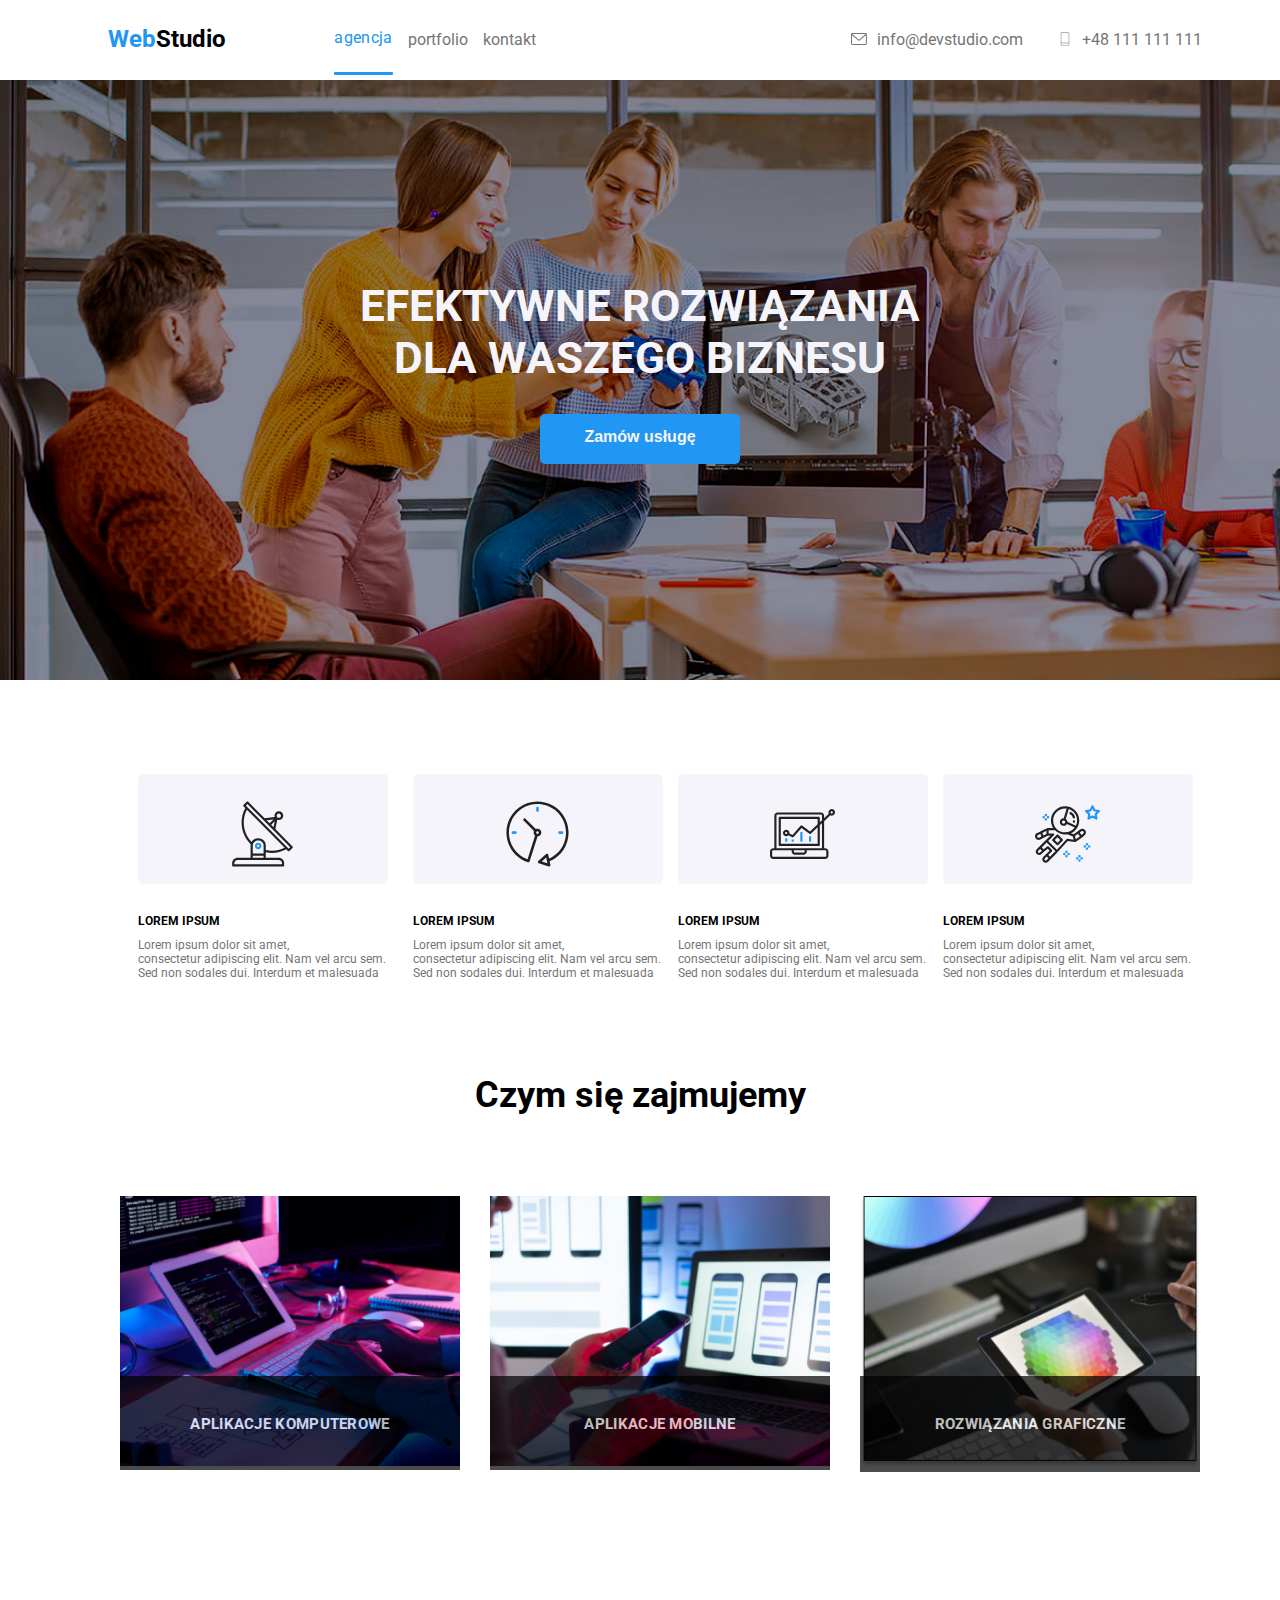
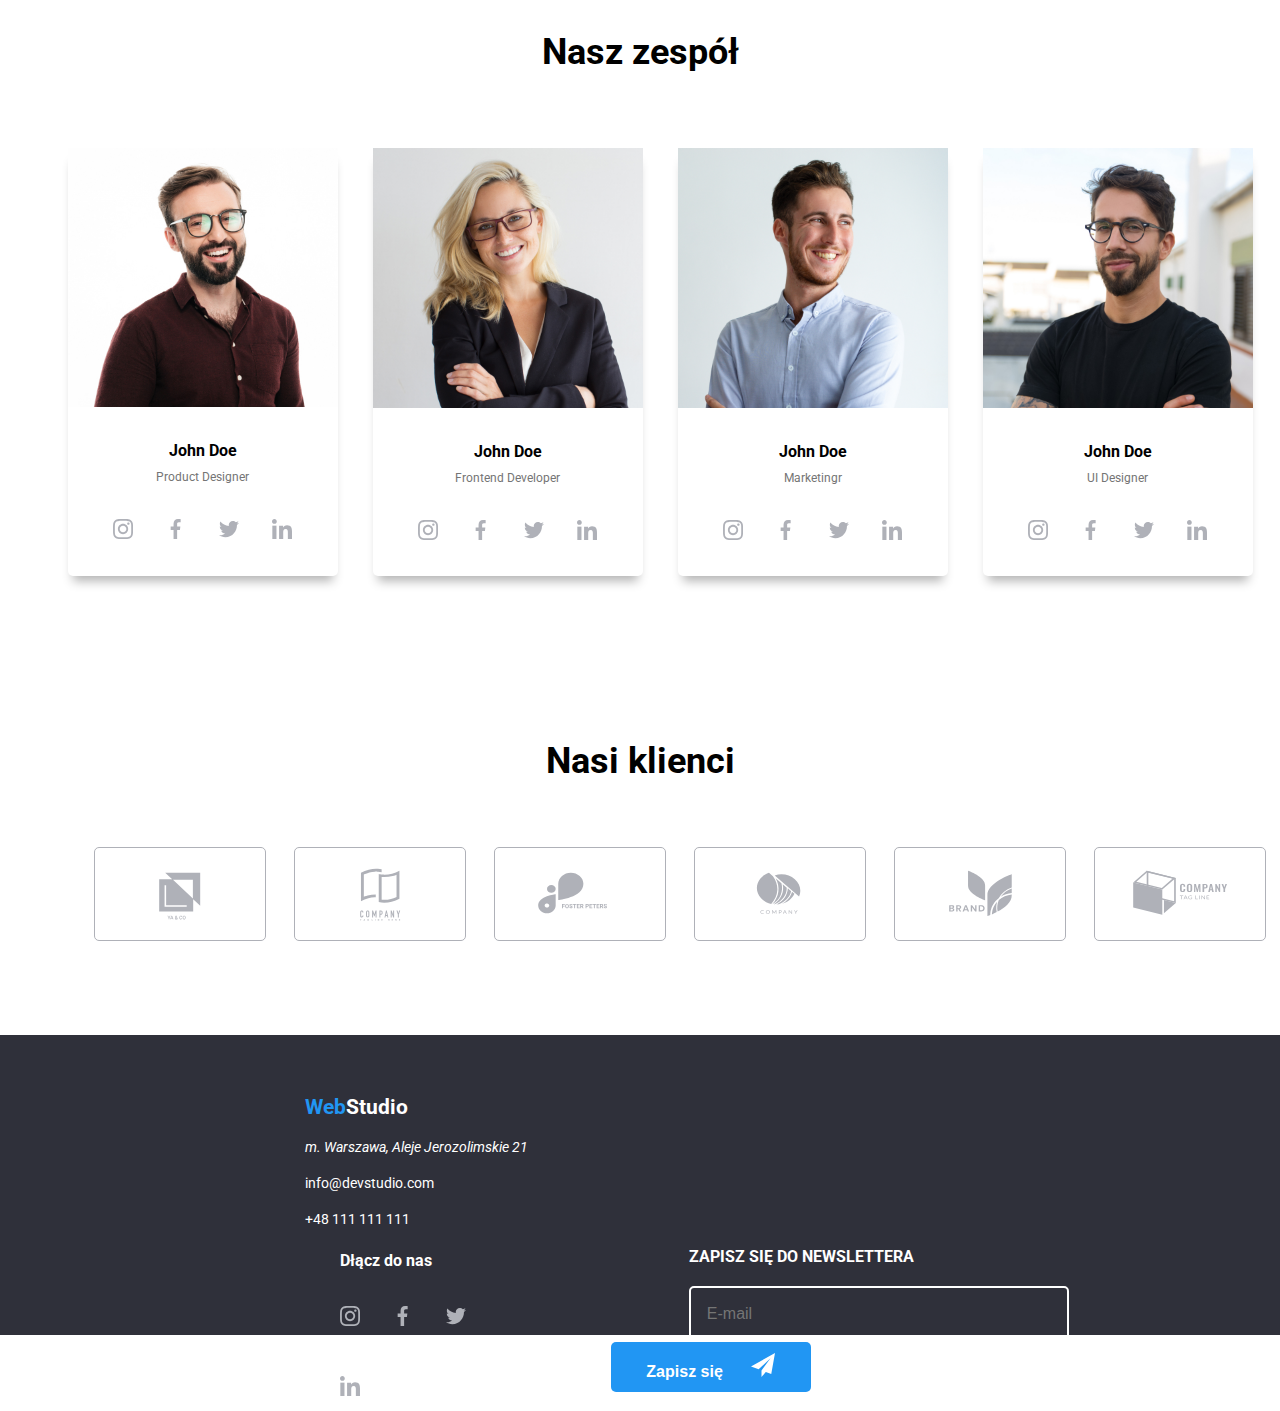
<file: index.html>
<!DOCTYPE html>
<html lang="pl">
<head>
    <meta charset="UTF-8">
    <meta http-equiv="X-UA-Compatible" content="IE=edge">
    <meta name="viewport" content="width=device-width, initial-scale=1.0">
    <title>WebStudio</title>

    <link href="./css/styles.css" rel="stylesheet"/>

    <link rel="preconnect" href="https://fonts.googleapis.com">
    <link rel="preconnect" href="https://fonts.gstatic.com" crossorigin>
    <link href="https://fonts.googleapis.com/css2?family=Raleway:wght@700&family=Roboto:wght@400;500;700;900&display=swap" 
          rel="stylesheet">  

</head>

<body>

    <header class="container header">

        <div class="header__nav">
        <nav>
            <ul class="header__list">
    
            <li><a href="./index.html"><span class="header__item"><span class="header__link">Web</span>Studio</span></a></li>
            <li><a href="./index.html" class="header__active">agencja</a></li>
            <li><a href="./portfolio.html" >portfolio</a></li>
            <li><a href="kontakt" >kontakt</a></li>
    
            </ul>
        </nav>
        

        <div class="header-contact">
           <ul class="header-contact__list">
             <li class="header-contact__item">
                <span class="header-contact__link">
                    <svg class="header-contact__email" width="16" height="20">
                        <use href="./svg/symbol-defs.svg#envelope2"></use>
                    </svg>
                    <a href="mailto:info@devstudio.com">info@devstudio.com</a>
            </span>
        </li>
        <li class="header-contact__item">
            <span class="header-contact__link">
                <svg class="header-contact__phone" width="14" height="16">
                    <use href="./svg/symbol-defs.svg#phone"></use>
                </svg>
            <a href="tel:+48111111111">+48 111 111 111</a>
            </span>
        </li>
        </ul>
        </div>
        </div>


    </header>

        <section class="container service-heading__background-photo">
            
        <div>

        <h1 class="service-heading"><span class="service-heading__item">EFEKTYWNE ROZWIĄZANIA<br>DLA WASZEGO BIZNESU</span></h1>
        <button type="button" class="service-heading__button" data-modal-open=""><span class="service-heading__button-text">Zamów usługę</span></button>

        </div>

        </section>


        <div class="backdrop is-hidden" data-modal>
            <div class="modal"> 
                <button type="button" class="modal__close-btn" data-modal-close>X</button>
                <h2 class="modal__heading">Zostaw swoje dane w formularzu poniżej</h2>




        <div class="input-wrapper">
            <form name="form-modal">
                <label for="username">
                    <p class="label-modal">Imie</p>
                        <input class="input-modal" type="text" name="username" for="username" id="username">
                            <svg class="input-modal__svg-username" width="18" height="18">
                            <use href="./svg/symbol-defs-2.svg#people"></use>
                            </svg>
                </label>
            </form>
        </div>

        <div class="input-wrapper">
            <form name="form-modal">
                <label for="tel">
                    <p class="label-modal">Telefon</p>
                        <input class="input-modal" type="tel" name="tel" for="tel" id="tel">
                            <svg class="input-modal__svg-tel" width="18" height="18">
                            <use href="./svg/symbol-defs-2.svg#phone-modal"></use>
                            </svg>
                </label>
            </form>
        </div>

        <div class="input-wrapper">
            <form name="form-modal">
                <label for="tel">
                    <p class="label-modal">Email</p>
                        <input class="input-modal" type="email" name="email" for="email" id="email">
                            <svg class="input-modal__svg-email" width="18" height="18">
                            <use href="./svg/symbol-defs-2.svg#envelope-modal"></use>
                            </svg>
                </label>
            </form>
        </div>


        <div class="input-wrapper">
            <form name="form-modal">
                <label class="form-modal-coment__label" for="coment">
                    <p class="label-modal">Komentarz</p>
                        <input class="input-modal__coment" type="text" name="coment" for="coment" id="coment">
                </label>
            </form>
        </div>

                <form>
                <input class="cookies" type="checkbox" name="cookies">
                <label class="cookies__text">Oświadczam iż akceptuję <a class="cookies__link">Regulamin</a> i <a class="cookies__link">Politykę Prywatności</a>.</label>
                </form>

            <button type="submit" class="submit-modal">Wyślij</button>

            </div>

            <script src="./js/modal.js"></script>


        </div>





        <section class="container">

        <ul class="index">

        <li>
            <div class="index__element">

                <div class="index-element__svg">
                    <svg class="index-element-svg__item" width="65" height="70">
                        <use href="./svg/symbol-defs.svg#Naszeatuty1"></use>
                    </svg>
                </div>
                
                <h3 class="index-element__paragraf">LOREM IPSUM</h3>
                <p>
                    Lorem ipsum dolor sit amet,<br>consectetur adipiscing elit. 
                    Nam vel arcu sem. <br>Sed non sodales dui. Interdum et malesuada
                </p>
            </div>
        </li>

        <li>
            <div class="text-index__element">
                <div class="index-element__svg">  
                    <svg class="index-element-svg__item" width="65" height="70">
                        <use href="./svg/symbol-defs.svg#naszeatrybuty2"></use>
                    </svg>                     
                </div>
                <h3 class="index-element__paragraf">LOREM IPSUM</h3>
                <p>
                    Lorem ipsum dolor sit amet,<br>consectetur adipiscing elit. 
                    Nam vel arcu sem. <br>Sed non sodales dui. Interdum et malesuada
                </p>
            </div>
        </li>

        <li>
            <div class="text-index__element">
                <div class="index-element__svg">   
                    <svg class="index-element-svg__item" width="65" height="70">
                        <use href="./svg/symbol-defs.svg#naszeatrybuty3"></use>
                    </svg>  
                </div>
                <h3 class="index-element__paragraf">LOREM IPSUM</h3>
                <p>
                    Lorem ipsum dolor sit amet,<br>consectetur adipiscing elit. 
                    Nam vel arcu sem. <br>Sed non sodales dui. Interdum et malesuada
                </p>
            </div>
        </li>

        <li>
            <div class="text-index__element">
                <div class="index-element__svg">
                    <svg class="index-element-svg__item" width="65" height="70">
                        <use href="./svg/symbol-defs.svg#naszeatrybuty4"></use>
                    </svg>  
                </div>
                <h3 class="index-element__paragraf">LOREM IPSUM</h3>
                <p>
                    Lorem ipsum dolor sit amet,<br>consectetur adipiscing elit. 
                    Nam vel arcu sem. <br>Sed non sodales dui. Interdum et malesuada
                </p>
            </div>
        </li>

        </ul>
        </section>





        <section class="container we-do">

           <h2 class="we-do__heading">Czym się zajmujemy</h2>

        <ul class="we-do__list">

            <li class="we-do__card">
                <div class="we-do__img">
                <img src="./images/1.jpg" alt="zdjęcie rąk na klawiaturze" width="340">

                <div class="static-overlay">
                    <h2>APLIKACJE KOMPUTEROWE</h2>
                </div>
               </div>
            </li>


            <li class="we-do__card">
                <div class="we-do__img">
                <img src="./images/2.jpg" alt="praca przy komputerze" width="340">

                <div class="static-overlay">
                    <h2> APLIKACJE MOBILNE</h2>
                </div>
               </div>
            </li>

            <li class="we-do__card">
                <div class="we-do__img">
                <img src="./images/3.jpg" alt="praca na teblecie graficznym" width="340">
                <div class="static-overlay">
                    <h2>ROZWIĄZANIA GRAFICZNE</h2>
                </div>
               </div>
            </li>

        </ul>

        </section>



    <section class="container employee">
        
        <h2 class="employee__heading">Nasz zespół</h2>

        <ul class="employee__list">
            <li class="employee__card">
                <div>
                <img src="./images/4.jpg" alt="Product Designer" width="270">
                <div class="employee__text">
                <h3 class="employee__name">John Doe</h3>
                <p>Product Designer</p>

                <div class="employee-social-media">
                    <div class="employee-social-media__circle">
                        <svg class="employee-social-media__icon" width="20" height="20">
                            <use href="./svg/symbol-defs.svg#instagram"></use>
                        </svg>

                    </div>
                    <div class="employee-social-media__circle">
                        <svg class="employee-social-media__icon" width="20" height="20">
                            <use href="./svg/symbol-defs.svg#fb"></use>
                        </svg>
                    </div>
                    <div class="employee-social-media__circle">
                        <svg class="employee-social-media__icon" width="20" height="20">
                            <use href="./svg/symbol-defs.svg#twitter"></use>
                        </svg>
                    </div>
                    <div class="employee-social-media__circle">
                        <svg class="employee-social-media__icon" width="20" height="20">
                            <use href="./svg/symbol-defs.svg#linkedin"></use>
                        </svg>
                    </div>
                </div>

            </li>

            <li class="employee__card">
                <div>
                    <img src="./images/5.jpg" alt="Frontend Developer" width="270">
                    <div class="employee__text">
                    <h3 class="employee__name">John Doe</h3>
                    <p>Frontend Developer</p>

                    <div class="employee-social-media">
                        <div class="employee-social-media__circle">
                            <svg class="employee-social-media__icon" width="20" height="20">
                                <use href="./svg/symbol-defs.svg#instagram"></use>
                            </svg>
    
                        </div>
                        <div class="employee-social-media__circle">
                            <svg class="employee-social-media__icon" width="20" height="20">
                                <use href="./svg/symbol-defs.svg#fb"></use>
                            </svg>
                        </div>
                        <div class="employee-social-media__circle">
                            <svg class="employee-social-media__icon" width="20" height="20">
                                <use href="./svg/symbol-defs.svg#twitter"></use>
                            </svg>
                        </div>
                        <div class="employee-social-media__circle">
                            <svg class="employee-social-media__icon" width="20" height="20">
                                <use href="./svg/symbol-defs.svg#linkedin"></use>
                            </svg>
                        </div>
                    </div>
            </li>

            <li class="employee__card">
                <div>
                    <img src="./images/6.jpg" alt="Marketing" width="270">
                    <div class="employee__text">
                    <h3  class="employee__name">John Doe</h3>
                    <p>Marketingr</p>

                    <div class="employee-social-media">
                        <div class="employee-social-media__circle">
                            <svg class="employee-social-media__icon" width="20" height="20">
                                <use href="./svg/symbol-defs.svg#instagram"></use>
                            </svg>
    
                        </div>
                        <div class="employee-social-media__circle">
                            <svg class="employee-social-media__icon" width="20" height="20">
                                <use href="./svg/symbol-defs.svg#fb"></use>
                            </svg>
                        </div>
                        <div class="employee-social-media__circle">
                            <svg class="employee-social-media__icon" width="20" height="20">
                                <use href="./svg/symbol-defs.svg#twitter"></use>
                            </svg>
                        </div>
                        <div class="employee-social-media__circle">
                            <svg class="employee-social-media__icon" width="20" height="20">
                                <use href="./svg/symbol-defs.svg#linkedin"></use>
                            </svg>
                        </div>
                    </div>

            </li>

            <li class="employee__card">
                <div>
                    <img src="./images/7.jpg" alt="UI Designer" width="270">
                    <div class="employee__text">
                    <h3  class="employee__name">John Doe</h3>
                    <p>UI Designer</p>

                    <div class="employee-social-media">
                        <div class="employee-social-media__circle">
                            <svg class="employee-social-media__icon" width="20" height="20">
                                <use href="./svg/symbol-defs.svg#instagram"></use>
                            </svg>
    
                        </div>
                        <div class="employee-social-media__circle">
                            <svg class="employee-social-media__icon" width="20" height="20" fill="#AFB1B8">
                                <use href="./svg/symbol-defs.svg#fb"></use>
                            </svg>
                        </div>
                        <div class="employee-social-media__circle">
                            <svg class="employee-social-media__icon" width="20" height="20">
                                <use href="./svg/symbol-defs.svg#twitter"></use>
                            </svg>
                        </div>
                        <div class="employee-social-media__circle">
                            <svg class="employee-social-media__icon" width="20" height="20">
                                <use href="./svg/symbol-defs.svg#linkedin"></use>
                            </svg>
                        </div>
                    </div>
            </li>
        </ul>
    </section>



    <section class="container section">

       
            <h2 class="customers__heading">Nasi klienci</h2>

            <ul class="customers__list">
                <li class="customer__card">
                    <svg class="customer__svg" width="170" height="92">
                            <use href="./svg/symbol-defs.svg#Client1"></use>
                        </svg>
                </li>

                <li class="customer__card">
                        <svg class="customer__svg" width="170" height="92">
                            <use href="./svg/symbol-defs.svg#Client2"></use>
                        </svg>
                </li>

                <li class="customer__card"> 
                        <svg class="customer__svg" width="170" height="92">
                            <use href="./svg/symbol-defs.svg#Client3"></use>
                        </svg>
                    </div>
                </li>

                <li class="customer__card">
                        <svg class="customer__svg" width="170" height="92">
                            <use href="./svg/symbol-defs.svg#Client4"></use>
                        </svg>
                </li>

                <li class="customer__card">
                        <svg class="customer__svg" width="170" height="92">
                            <use href="./svg/symbol-defs.svg#Client5"></use>
                        </svg>
                </li>

                <li class="customer__card">
                        <svg class="customer__svg" width="170" height="92">
                            <use href="./svg/symbol-defs.svg#Client6"></use>
                        </svg>
                </li>

            </ul>

    </section>

    <footer class="container footer">

        <section class="footer-page">

        <ul class="footer__list">
            <li class="footer__element">
                <h2><span class="footer__text">Web</span>Studio</h2>
            </li>

            <li class="footer__element">
                <address>m. Warszawa, Aleje Jerozolimskie 21</address>
            </li>

            <li class="footer__element">
                <a class="footer__link" href="mailto:info@devstudio.com">info@devstudio.com</a>
            </li>

            <li class="footer__element">
                <a class="footer__link" href="tel:+48111111111"> +48 111 111 111 </a>
            </li>
        </ul>

        <ul class="footer__join-us">

            <li>
            <h2>
                <span class="join-us">Dłącz do nas</span>
            </h2>

                <div class="footer__social-media">
                    <div class="footer-social-media__circle">
                        <svg class="footer-social-media__icon" width="20" height="20">
                            <use href="./svg/symbol-defs.svg#instagram"></use>
                        </svg>

                    </div>

                    <div class="footer-social-media__circle">
                        <svg class="footer-social-media__icon" width="20" height="20">
                            <use href="./svg/symbol-defs.svg#fb"></use>
                        </svg>
                    </div>
                    <div class="footer-social-media__circle">
                        <svg class="footer-social-media__icon" width="20" height="20">
                            <use href="./svg/symbol-defs.svg#twitter"></use>
                        </svg>
                    </div>
                    <div class="footer-social-media__circle">
                        <svg class="footer-social-media__icon" width="20" height="20">
                            <use href="./svg/symbol-defs.svg#linkedin"></use>
                        </svg>
                    </div>
                </div>
            </li>

            <li class="footer__newsletter newsletter">
            <div>
                <h2 class="footer__newsletter-text">ZAPISZ SIĘ DO NEWSLETTERA</h2>

                <form name="newsletter" autocomplete="off" novalidate> 
                    <input class="footer-input__newsletter" type="email" name="email" placeholder="E-mail"/> 
                    <button type="submit" class="footer__button">Zapisz się
                        <svg class="footer-input__newsletter-icon" width="24" height="24">
                            <use href="./svg/symbol-defs1.svg#icon-send"></use>
                        </svg>
                    </button>
            </div>

            </li>
        
       </ul>

    </section>

        

    </footer>


</body>
</html>
</file>
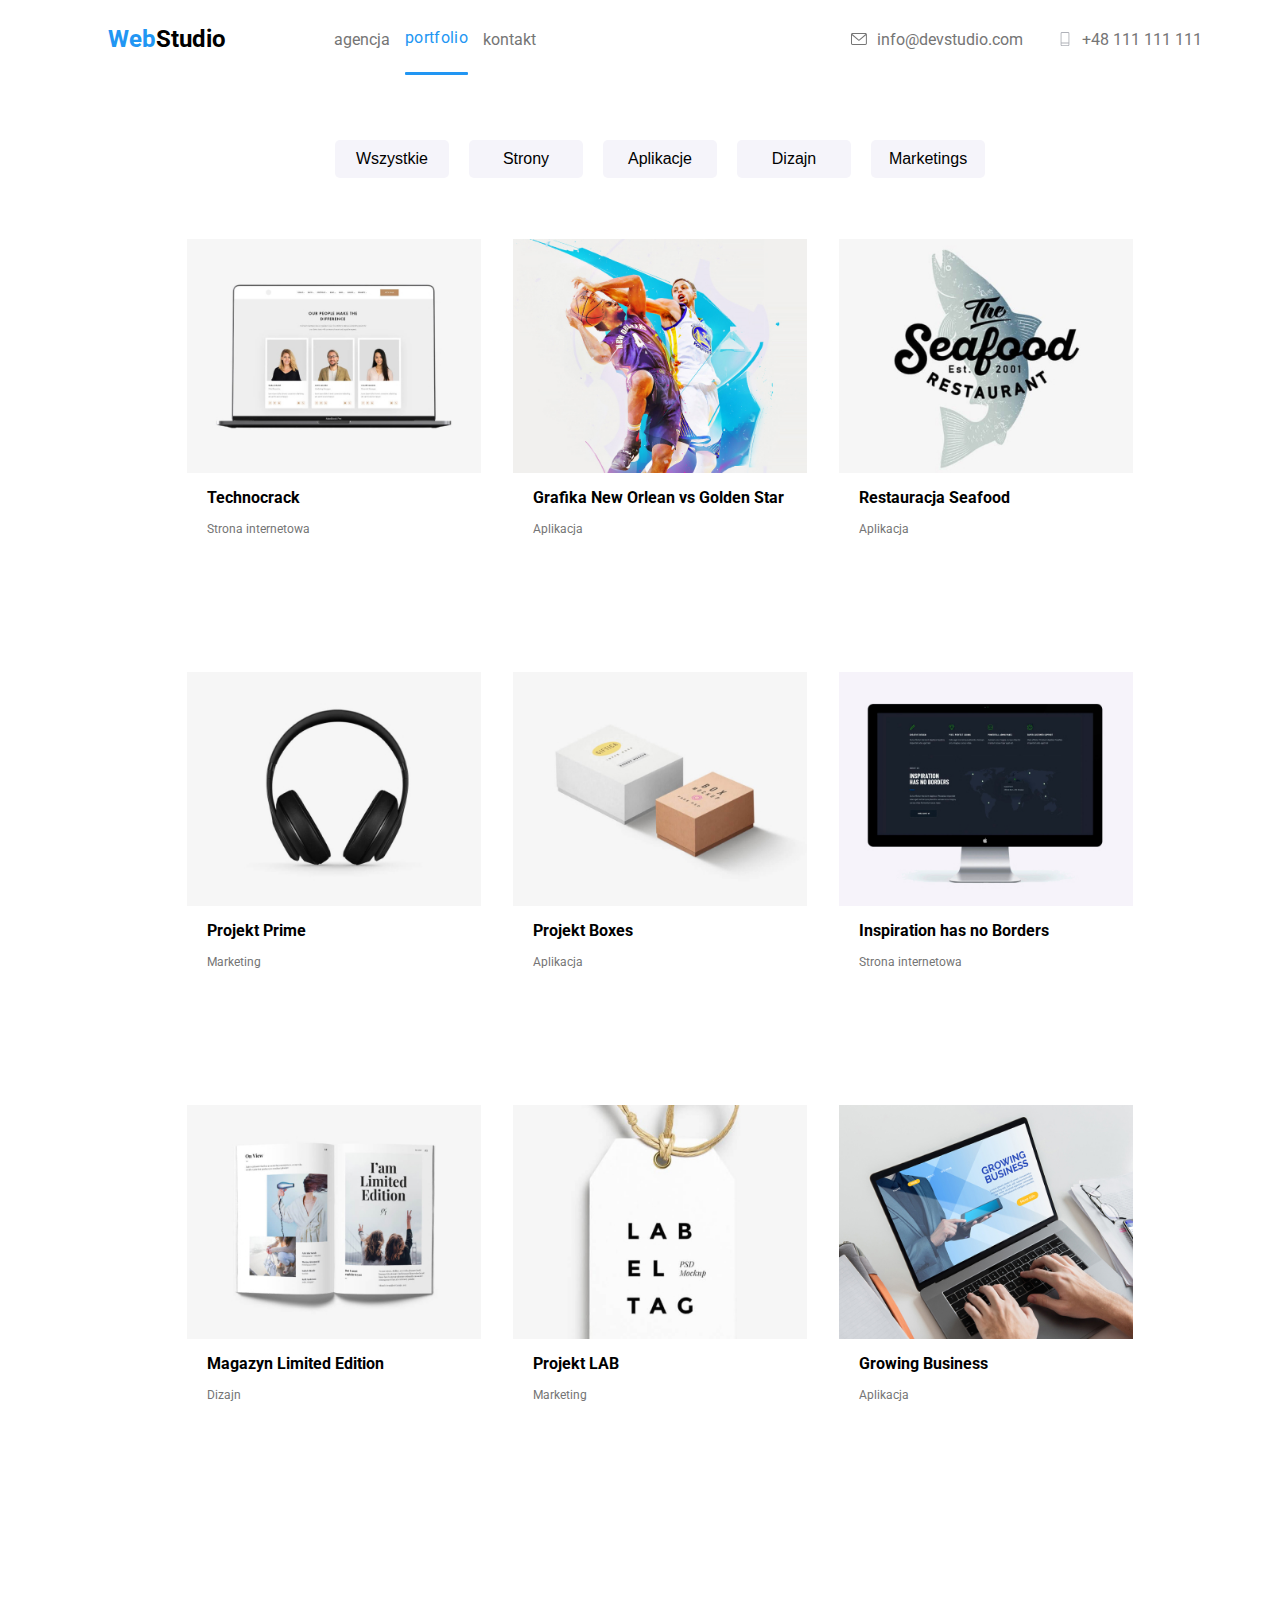
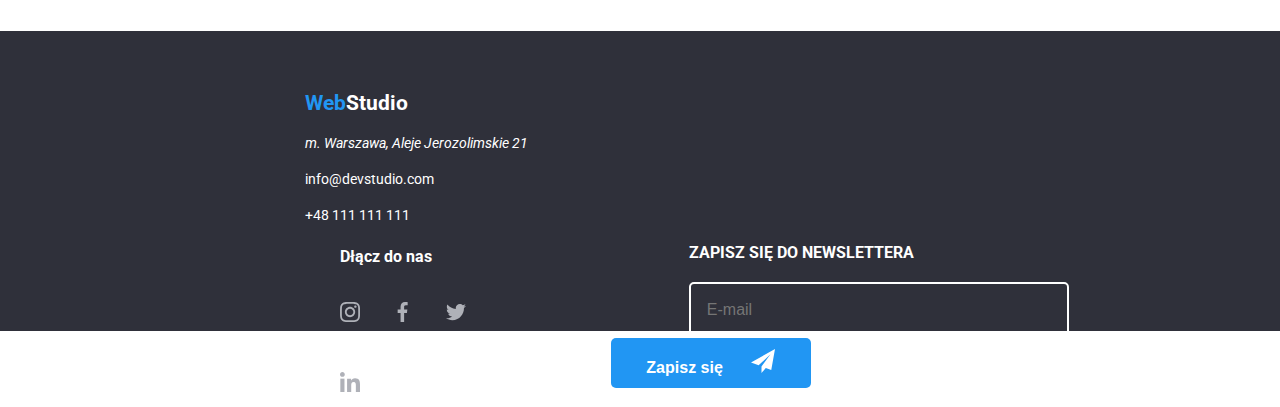
<file: portfolio.html>
<!DOCTYPE html>
<html lang="pl">
<head>
    <meta charset="UTF-8">
    <meta http-equiv="X-UA-Compatible" content="IE=edge">
    <meta name="viewport" content="width=device-width, initial-scale=1.0">
    <title>portfolio</title>

    <link href="./css/styles.css" rel="stylesheet"/>

    <link rel="preconnect" href="https://fonts.googleapis.com">
    <link rel="preconnect" href="https://fonts.gstatic.com" crossorigin>
    <link href="https://fonts.googleapis.com/css2?family=Raleway:wght@700&family=Roboto:wght@400;500;700;900&display=swap" 
          rel="stylesheet"> 
</head>
<body>

    <header class="container header">

        <div class="header__nav">
        <nav>
            <ul class="header__list">
    
            <li><a href="./index.html"><span class="header__item"><span class="header__link">Web</span>Studio</span></a></li>
            <li><a href="./index.html">agencja</a></li>
            <li><a href="./portfolio.html" class="header__active">portfolio</a></li>
            <li><a href="kontakt" >kontakt</a></li>
    
            </ul>
        </nav>
        

        <div class="header-contact">
           <ul class="header-contact__list">
             <li class="header-contact__item">
                <span class="header-contact__link">
                    <svg class="header-contact__email" width="16" height="20">
                        <use href="./svg/symbol-defs.svg#envelope2"></use>
                    </svg>
                    <a href="mailto:info@devstudio.com">info@devstudio.com</a>
            </span>
        </li>
        <li class="header-contact__item">
            <span class="header-contact__link">
                <svg class="header-contact__phone" width="14" height="16">
                    <use href="./svg/symbol-defs.svg#phone"></use>
                </svg>
            <a href="tel:+48111111111">+48 111 111 111</a>
            </span>
        </li>
        </ul>
        </div>
        </div>


    </header>

    <main>

    <section class="container">

        <ul class="buttons__list">

        <li class="button-list__element"><button type="button" class="button__item">Wszystkie</button></li>
        <li class="button-list__element"><button type="button" class="button__item">Strony</button></li>
        <li class="button-list__element"><button type="button" class="button__item">Aplikacje</button></li>
        <li class="button-list__element"><button type="button" class="button__item">Dizajn</button></li>
        <li class="button-list__element"><button type="button" class="button__item">Marketings</button></li>

        </ul>

    </section>

    </main>

    <section class="container section">


        <ul class="portfolio">

        <li class="portfolio__card">

            <div class="portfolio__box">
                <img src="./images/stronainternetowa.jpg" alt="laptop z otwartą stroną internetową" width="294">
              <div class="portfolio__overlay">
                <p> Technocrack jest popularną <br>
                    platformą wykorzystywaną <br> 
                    do rozpowszechniania koronawirusa.<br> 
                    Firmy wykorzystują tę platformę <br> 
                    do celów szpiegowskich i ataków <br>
                    na niezabezpieczone serwery <br>
                    konkurencji.
                </p>
              </div>
              
            </div>
            <div >
              <h2 class="portfolio__heading">Technocrack</h2>
              <p class="portfolio__text">Strona internetowa</p>
            </div>

        </li>

        <li class="portfolio__card">

            <div class="portfolio__box">
                <img src="./images/dizajn.jpg" alt="grafika z koszykarzami" width="294">
              <div class="portfolio__overlay">
                <p> Technocrack jest popularną <br>
                    platformą wykorzystywaną <br> 
                    do rozpowszechniania koronawirusa.<br> 
                    Firmy wykorzystują tę platformę <br> 
                    do celów szpiegowskich i ataków <br>
                    na niezabezpieczone serwery <br>
                    konkurencji.
                </p>
              </div>
              
            </div>
            <div >
              <h2 class="portfolio__heading"> Grafika New Orlean vs Golden Star</h2>
              <p class="portfolio__text">Aplikacja</p>
            </div>

        </li>

        <li class="portfolio__card">

            <div class="portfolio__box">
                <img src="./images/aplikacja.jpg" alt="aplikacja seafood" width="294" >
              <div class="portfolio__overlay">
                <p> Technocrack jest popularną <br>
                    platformą wykorzystywaną <br> 
                    do rozpowszechniania koronawirusa.<br> 
                    Firmy wykorzystują tę platformę <br> 
                    do celów szpiegowskich i ataków <br>
                    na niezabezpieczone serwery <br>
                    konkurencji.
                </p>
              </div>
              
            </div>
            <div>
              <h2 class="portfolio__heading">Restauracja Seafood</h2>
              <p class="portfolio__text">Aplikacja</p>
            </div>

        </li>

        <li class="portfolio__card">

            <div class="portfolio__box">
                <img src="./images/marketing.jpg" alt="słuchawki do słuchania muzyki" width="294">
              <div class="portfolio__overlay">
                <p> Technocrack jest popularną <br>
                    platformą wykorzystywaną <br> 
                    do rozpowszechniania koronawirusa.<br> 
                    Firmy wykorzystują tę platformę <br> 
                    do celów szpiegowskich i ataków <br>
                    na niezabezpieczone serwery <br>
                    konkurencji.
                </p>
              </div>
              
            </div>
            <div>
              <h2 class="portfolio__heading">Projekt Prime</h2>
              <p class="portfolio__text">Marketing</p>
            </div>

        </li>

        <li class="portfolio__card">

            <div class="portfolio__box">
                <img src="./images/aplikacja2.jpg" alt="kartonowe opakowania" width="294">
              <div class="portfolio__overlay">
                <p> Technocrack jest popularną <br>
                    platformą wykorzystywaną <br> 
                    do rozpowszechniania koronawirusa.<br> 
                    Firmy wykorzystują tę platformę <br> 
                    do celów szpiegowskich i ataków <br>
                    na niezabezpieczone serwery <br>
                    konkurencji.
                </p>
              </div>
              
            </div>
            <div>
                <h2 class="portfolio__heading">Projekt Boxes</h2>
                <p class="portfolio__text">Aplikacja</p>
                </div>

        </li>


        <li class="portfolio__card">

            <div class="portfolio__box">
                <img src="./images/stronainternetowa1.jpg" alt="monitor" width="294">
              <div class="portfolio__overlay">
                <p> Technocrack jest popularną <br>
                    platformą wykorzystywaną <br> 
                    do rozpowszechniania koronawirusa.<br> 
                    Firmy wykorzystują tę platformę <br> 
                    do celów szpiegowskich i ataków <br>
                    na niezabezpieczone serwery <br>
                    konkurencji.
                </p>
              </div>
              
            </div>
            <div>
                <h2 class="portfolio__heading">Inspiration has no Borders</h2>
                <p class="portfolio__text">Strona internetowa</p>
                </div>

        </li>

        <li class="portfolio__card">

            <div class="portfolio__box">
                <img src="./images/dizajn2.jpg" alt="czasopismo" width="294">
              <div class="portfolio__overlay">
                <p> Technocrack jest popularną <br>
                    platformą wykorzystywaną <br> 
                    do rozpowszechniania koronawirusa.<br> 
                    Firmy wykorzystują tę platformę <br> 
                    do celów szpiegowskich i ataków <br>
                    na niezabezpieczone serwery <br>
                    konkurencji.
                </p>
              </div>
              
            </div>
            <div>
                <h2 class="portfolio__heading">Magazyn Limited Edition</h2>
                <p class="portfolio__text">Dizajn</p>
                </div>

        </li>

        <li class="portfolio__card">

            <div class="portfolio__box">
                <img src="./images/marketing2.jpg" alt="metka od ubrania" width="294">
              <div class="portfolio__overlay">
                <p> Technocrack jest popularną <br>
                    platformą wykorzystywaną <br> 
                    do rozpowszechniania koronawirusa.<br> 
                    Firmy wykorzystują tę platformę <br> 
                    do celów szpiegowskich i ataków <br>
                    na niezabezpieczone serwery <br>
                    konkurencji.
                </p>
              </div>
              
            </div>
            <div>
                <h2 class="portfolio__heading">Projekt LAB</h2>
                <p class="portfolio__text">Marketing</p>
                </div>

        </li>

        <li class="portfolio__card">

            <div class="portfolio__box">
                <img src="./images/aplikacja3.jpg" alt="laptop" width="294">
              <div class="portfolio__overlay">
                <p> Technocrack jest popularną <br>
                    platformą wykorzystywaną <br> 
                    do rozpowszechniania koronawirusa.<br> 
                    Firmy wykorzystują tę platformę <br> 
                    do celów szpiegowskich i ataków <br>
                    na niezabezpieczone serwery <br>
                    konkurencji.
                </p>
              </div>
              
            </div>
            <div>
                <h2 class="portfolio__heading">Growing Business</h2>
                <p class="portfolio__text">Aplikacja</p>
                </div>

        </li>
        </ul>
    </section>


    <footer class="container footer">

        <section class="footer-page">

        <ul class="footer__list">
            <li class="footer__element">
                <h2><span class="footer__text">Web</span>Studio</h2>
            </li>

            <li class="footer__element">
                <address>m. Warszawa, Aleje Jerozolimskie 21</address>
            </li>

            <li class="footer__element">
                <a class="footer__link" href="mailto:info@devstudio.com">info@devstudio.com</a>
            </li>

            <li class="footer__element">
                <a class="footer__link" href="tel:+48111111111"> +48 111 111 111 </a>
            </li>
        </ul>

        <ul class="footer__join-us">

            <li>
            <h2>
                <span class="join-us">Dłącz do nas</span>
            </h2>

                <div class="footer__social-media">
                    <div class="footer-social-media__circle">
                        <svg class="footer-social-media__icon" width="20" height="20">
                            <use href="./svg/symbol-defs.svg#instagram"></use>
                        </svg>

                    </div>

                    <div class="footer-social-media__circle">
                        <svg class="footer-social-media__icon" width="20" height="20">
                            <use href="./svg/symbol-defs.svg#fb"></use>
                        </svg>
                    </div>
                    <div class="footer-social-media__circle">
                        <svg class="footer-social-media__icon" width="20" height="20">
                            <use href="./svg/symbol-defs.svg#twitter"></use>
                        </svg>
                    </div>
                    <div class="footer-social-media__circle">
                        <svg class="footer-social-media__icon" width="20" height="20">
                            <use href="./svg/symbol-defs.svg#linkedin"></use>
                        </svg>
                    </div>
                </div>
            </li>

            <li class="footer__newsletter newsletter">
            <div>
                <h2 class="footer__newsletter-text">ZAPISZ SIĘ DO NEWSLETTERA</h2>

                <form name="newsletter" autocomplete="off" novalidate> 
                    <input class="footer-input__newsletter" type="email" name="email" placeholder="E-mail"/> 
                    <button type="submit" class="footer__button">Zapisz się
                        <svg class="footer-input__newsletter-icon" width="24" height="24">
                            <use href="./svg/symbol-defs1.svg#icon-send"></use>
                        </svg>
                    </button>
            </div>

            </li>
        
       </ul>

    </section>

        

    </footer>

</body>
</html>
</file>
<file: css/styles.css>
:root {
    --white: #ffffff;
    --black: #000000;
    --blue: #2196f3;
    --dark: #212121;
    --darkfooter: #2f303a;
    --grey: #AFB1B8;
    --darkgrey: #757575;
    --whitetrans: #ffffff99;
    --lightgray: #F5F4FA;
  }
body {
    
    font-family: 'Roboto', sans-serif;
    background-color: var(--white);
}

* {
    margin: 0;
}

ul { 
    list-style: none;
}

.section {
    padding-bottom: 94px;
}


.container {
    width: 1200px;
    margin: 0 auto;
    display: flex;
    gap: 15px;
    flex-direction: column;
    background-color: var(--white);
}

.header {
    max-height: 80px;
    width: auto;
}


a {
    text-decoration: none;
    color: #757575;
}

a:hover {
    color: #2196F3;
}

p {
    font-size: 12px;
    color: #757575;
}

/* index style */


.header__item {
    margin-right: 93px;
    font-weight: bold;
    font-size: 24px;
    color: var(--black);
}

.header__item     :hover {
    color: var(--blue);
}

.header__link {
    color: var(--blue);
}

.header__link:hover {
    color: var(--black);
}


.header__nav {
    margin-top: 25px;
    font-size: 16px;
    align-items: center;
    display: flex;
    gap: 15px;
    flex-wrap: wrap;
    justify-content: center;
}

.header__list {
    align-items: center;
    display: flex;
    gap: 15px;
    flex-wrap: wrap;
    justify-content: center;   
    padding-bottom: 32px;
}

.header__active {
    justify-content: center;      
    letter-spacing: 0.02em;
    color: var(--blue);
    transition: 250ms color var(--grey);
    color: #2196F3;
    margin-top: 30px;
}

.header__active:after {
    position: relative;
    display: block;
    content: "";
    border-radius: 1px;
    top: 25px;
    left: 0px;
    width: 100%;
    height: 3px;
    background-color: var(--blue);

}

.header-contact {
    padding-left: 250px;
    display: flex;
    flex-wrap: wrap;
}


.header-contact__list {
    align-items: center;
    display: flex;
    gap: 15px;
    flex-wrap: wrap;
    justify-content: center;   
    padding-bottom: 32px;
}



.header-contact__item {
    display: flex;
    flex-wrap: wrap;
    margin: auto;
    align-items: center;
    justify-content: center;
    transition-duration: 0.5s;
}

.header-contact__item:hover {
    fill: var(--blue);
}

.header-contact__link {
    padding-left: 10px;
    padding-right: 10px;
    align-items: center;
    display: inline-flex;
}

.header-contact__link:hover svg { fill: var(--blue)} 


.header-contact__email {
    padding-right: 10px;
    fill: var(--darkgrey);
}

.header-contact__email:hover {
    fill: var(--blue);
}

.header-contact__phone {
    padding-right: 10px;
    fill: var(--grey);
}

.header-contact__phone:hover {
    fill: var(--blue);
}


.service-heading__background-photo {
    height: 600px;
    width: auto;
    background-image: url(../images/zdjęciewtle.jpg);
    background-size: cover;
}


.service-heading {
    margin-top: 200px;
    margin-bottom: 30px;
    font-size: 44px;
    text-align: center;
}


.service-heading__item {
    color: var(--lightgray);
    text-align: center;
}

.service-heading__button {
    margin: auto;
    display: flex;
    flex-wrap: wrap;
    justify-content: center;
    background-color: var(--blue);
    width: 200px;
    height: 50px;
    border: none;
    border-radius: 5px;
    transition-duration: 0.5s;
}


.service-heading__button:hover {
    width: 200px;
    height: 50px;
    transition: cubic-bezier(0.4, 0, 0.2, 1) 250ms;
    cursor: pointer;
    background-color: var(--white);
}


.service-heading__button-text {
    color: var(--lightgray);
    margin-top: 13px;
    font-weight: bold;
    font-size: 16px;
    text-align: center;
    transition: cubic-bezier(0.4, 0, 0.2, 1) 250ms;
}


.service-heading__button-text:hover {
    color: var(--darkfooter)
}



.backdrop {
    z-index: 1;
    position: fixed;
    left: 0;
    top: 0;
    width: 100%;
    height: 100%;
    background-color:  rgba(0, 0, 0, 0.2);
}

.modal {
    position: absolute;
    top: 50%;
    left: 50%;
    width: 528px;
    min-height: 581px;
    transform: translate(-50%, -50%);
    background-color: var(--white);
}

.modal__heading {
    font-size: 20px;
    text-decoration: bold;
    text-align: center;
    margin-top: 40px;
    margin-bottom: 12px;
}

.modal__close-btn {
    position: absolute;
    top: 8px;
    right: 8px;
    width: 30px;
    height: 30px;
    background-color: var(--white);
    border: 1px solid rgba(0, 0, 0, 0.1);
    border-radius: 50%;
    cursor: pointer;
}

.is-hidden {
    opacity: 0;
    visibility: hidden;
    pointer-events: none;

}

.input-wrapper .input-modal{
    position: relative;
    margin-bottom: 20px;
    justify-content: center;
}

.input-wrapper:hover svg{
    border-color: var(--blue);
    fill: var(--blue);
}

.form-modal-coment__label {
    margin-left: 40px;
    margin-right: 40px;
}

.label-modal {
    font-size: 14px;
    margin-left: 40px;
    margin-bottom: 5px;
}

.input-modal {
    width: 408px;
    height: 38px;
    margin-left: 40px;
    margin-right: 40px;
    padding-left: 42px;
    border-radius: 5px;
    border-color: var(--darkgrey);
    border: 0.5px solid;
}

.input-modal:hover {
    border-color: var(--blue)
}

.input-modal__svg-username {
    position: absolute;
    top: 110px;
    left: 55px;
}

.input-modal__svg-tel {
    position: absolute;
    top: 195px;
    left: 55px;
}

.input-modal__svg-email {
    position: absolute;
    top: 280px;
    left: 55px;
}

.input-modal__coment:hover {
    cursor: pointer;
    border-color: var(--blue);
}


.input-modal__coment {
    margin-left: 40px;
    width: 436px;
    height: 40px;
    padding-bottom: 100px;
    padding-left: 10px;
    border-radius: 5px;
    border-color: var(--grey);
    border: 0.5px solid;
}

.button-modal:hover {
    cursor: pointer;
}


.submit-modal {
    cursor: pointer;
    width: 200px;
    height: 50px;
    background-color: var(--blue);
    color: var(--white);;
    font-size: 16px;
    text-align: center;
    margin-top: 30px;
    margin-left: 164px;
    margin-bottom: 40px;
    border: none;
    border-radius: 5px;
    box-shadow: 0px 2px 1px -1px rgba(0, 0, 0, 0.2),
    0px 1px 1px 0px rgba(0, 0, 0, 0.14), 0px 1px 3px 0px rgba(0, 0, 0, 0.12);
}

.cookies {
    margin-left: 50px;
    margin-top: 20px;
}

.cookies__text {
    font-size: 14px;
}

.cookies__link {
    text-decoration: underline;
    color: var(--blue)
}

.index {
    margin-top: 94px;
    font-size: 14px;
    display: flex;
    flex-wrap: wrap;
    justify-content: center;
    width: auto;
    gap: 15px;
}

.index__element {
    width: auto;
    display: block;
    padding-left: 10px;
    padding-right: 10px;
}

.index-element__svg {
    width: 250px;
    height: 110px;
    background-color: var(--lightgray);
    border-radius: 5px;
    justify-content: center;
    display: flex;
    flex-wrap: wrap;
}

.index-element-svg__item {
    padding-top: 25px;
}
.index-element__paragraf {
    font-size: 12px;
    font-weight: bold;
    padding-top: 30px;
    padding-bottom: 10px;
}

.we-do {
    background-color: var(--white);
    padding-top: 94px;
    width: auto;
}

.we-do__heading {
    margin-bottom: 50px;
    font-size: 36px;
    text-align: center;
    width: auto;
}

.we-do__list {
    display: flex;
    flex-wrap: wrap;
    justify-content: center;
}

.we-do__card {
    padding: 15px;
}

.we-do__img {
    position: relative;
    overflow: hidden;
}

.static-overlay {
    position: absolute;
    top: 0;
    left: 0;
    width: 100%;
    height: 50%;
    background-color: var(--black);
    opacity: 70%;
    color: var(--white);
    text-align: center;
    padding-top: 40px;
    margin-top: 180px;
    font-style: normal;
    font-size: 10px;
    line-height: 16px;
    text-align: center;
    letter-spacing: 0.03em;
    text-transform: uppercase;
}

.employee {
    display: flex;
    flex-wrap: wrap;
    justify-content: center;
    background-color: var(--white);
    padding-top: 94px;
    width: auto;
}

.employee__heading {
    margin-top: 50px;
    margin-bottom: 50px;
    font-size: 36px;
    text-align: center;
    width: auto;
}

.employee__list {
    margin-bottom: 60px;
    justify-content: center;
    display: flex;
    gap: 15px;
    flex-wrap: wrap;
}

.employee__card {
    width: 270px;
    height: 428px;
    border-radius: 5px;
    box-shadow: 0 10px 10px -5px rgba(0, 0, 0, 0.3);
    margin: 10px;
}

.employee__text {
    margin-top: 30px;
    display: block;
    text-align: center;
    font-size: 14px;
}

.employee__name {
    padding-bottom: 10px;
}

.employee-social-media {
    justify-content: space-evenly;
}

.employee-social-media__circle {
    padding: 10px;
    margin-top: 20px;
    display: inline-flex;
    width: 30px;
    height: 30px;
    border-radius: 50%;
    justify-content: center;
    align-items: center;
    background-color: none;
    transition-duration: 0.5s;
}

.employee-social-media__circle:hover svg { fill: var(--white) }

.employee-social-media__circle:hover {
    background-color: var(--blue);
    fill: var(--white);
    cursor: pointer;
}

.employee-social-media__icon {
    fill: var(--grey);
    transition: cubic-bezier(0.4, 0, 0.2, 1) 250ms;
}

.employee-social-media__icon:hover {
    fill: var(--white)
}

.customers__heading {
    font-size: 36px;
    text-align: center;
    width: auto;
    margin-top: 94px;
}

.customers__list {
    width: 100%;
    display: flex;
    flex-wrap: wrap;
    margin: auto;
    margin-top: 50px;
    justify-content: space-around;
}

.customer__card {
    display: flex;
    flex-wrap: wrap;
    width: 170px;
    height: 92px;
    border: 1px solid;
    border-color: var(--grey);
    border-radius: 5px;
}

.customer__card:hover svg { fill: var(--blue)} 

.customer__card:hover {
    border-color: var(--blue);
}

.customer__svg {
    fill: var(--grey);
    transition: cubic-bezier(0.4, 0, 0.2, 1) 250ms;
}

.customer__svg:hover {
    cursor: pointer;
    fill: var(--blue);
}

.footer {
    padding-left: 50px;
    height: 300px;
    width: auto; 
    background-color: var(--darkfooter);
    justify-content: flex-start;
}

.footer-page {
    margin-top: 60px;
    font-size: 14px;
    display: flex;
    flex-wrap: wrap;
    margin-left: 215px;
}

.footer__list {
    color: var(--white);
    justify-content: flex-start
}

.footer__element {
    padding-bottom: 20px;
    
 }

 .footer__join-us {
    justify-content: flex-start;
    display: flex;
    color: var(--white);
    margin-left: 20px;
}

 .footer__social-media {
    justify-content: space-evenly;
}

.footer-social-media__circle {
    padding: 10px;
    margin-top: 20px;
    display: inline-flex;
    width: 30px;
    height: 30px;
    border-radius: 50%;
    justify-content: center;
    align-items: center;
    background-color: none;
    transition-duration: 0.5s;
}

.footer-social-media__circle:hover svg { fill: var(--white) }

.footer-social-media__circle:hover {
    background-color: var(--blue);
    fill: var(--white);
    cursor: pointer;
}

.footer-social-media__icon {
    fill: var(--grey);
    transition: cubic-bezier(0.4, 0, 0.2, 1) 250ms;
}

.footer-social-media__icon:hover {
    fill: var(--white)
}

.footer__newsletter {
    justify-content: flex-start;
    display: flex;
    color: var(--white);
    margin-left: 20px;
}

.footer__newsletter-text {
    font-size: 16px;
    margin-left: 78px;
    margin-bottom: 20px;
}

.footer-input__newsletter {
    width: 358px;
    height: 50px;
    border: 1px solid rgba(255, 255, 255, 0.3);
    border-radius: 5px;
    margin-left: 78px;
    background-color: var(--background-color);
    border: solid 2px;
    border-color: var(--white);
    color: var(--white);
    padding-left: 16px;
    font-size: 16px;
    line-height: 1.25;
    margin-right: 12px;
} 

.footer-input__newsletter-icon {
    padding-left: 24px;
    align-items: center;
}

.footer__text {
    color: var(--blue);
}

.join-us {
    padding: 15px;
    font-size: 16px;
    color: var(--white);
}

.footer__link {
    color: var(--white);
}

.newsletter {
    margin-left: 78px;
}

.footer__button {
    height: 50px;
    width: 200px;
    background-color: var(--blue);
    border: none;
    font-size: 16px;
    font-weight: bold;
    color: var(--white);
    align-items: baseline;
    border-radius: 5px;
}


/* Portfolio-styles */







.buttons__list {

    display: flex;
    flex-wrap: wrap;
    justify-content: center;
    margin-top: 50px;
    margin-bottom: 50px;

}

.button-list__element {
    padding: 10px;
}


.button__item {
    transition-duration: 0.5s;
    display: inline;
    width: 114px;
    height: 38px;
    flex-direction: row;
    text-align: center;
    background-color: var(--lightgray);
    font-size: 16px; 
    border: none;
    border-radius: 5px;
    transition: cubic-bezier(0.4, 0, 0.2, 1) 250ms;
}

.button__item:focus {
    color: var(--blue);
}

.button__item:hover {
    width: 121px;
    height: 38px;
    cursor: pointer;
    background-color: var(--blue);
    border: none;
    color: var(--white);
    text-align: center;
    text-decoration: none;
    display: inline-block;
    border-radius: 5px;
    font-size: 16px; 
    transition: 250ms cubic-bezier(0.4, 0, 0.2, 1);
    box-shadow: 0px 2px 1px -1px rgba(0, 0, 0, 0.2),
    0px 1px 1px 0px rgba(0, 0, 0, 0.14), 0px 1px 3px 0px rgba(0, 0, 0, 0.12);
}

.portfolio {
    display: flex;
    flex-wrap: wrap;
    justify-content: center;
}

.portfolio__card {
    margin-left: 15px;
    margin-right: 15px;
    margin-bottom: 94px;
    padding-bottom: 40px;
    border: 1px solid;
    border-color: var(--white);
}

.portfolio__card:hover {
    box-shadow: 0px 2px 1px -1px rgba(0, 0, 0, 0.2),
    0px 1px 1px 0px rgba(0, 0, 0, 0.14), 0px 1px 3px 0px rgba(0, 0, 0, 0.12);
    transition: 250ms cubic-bezier(0.4, 0, 0.2, 1);
    cursor: pointer;
}

  .portfolio__box {
    overflow: hidden;
    position: relative;
    width: 294px;
    height: 234px;
    margin-left: auto;
    margin-right: auto;
    background-color: var(--grey);
}

.portfolio__overlay {
    position: absolute;
    top: 0;
    left: 0;
    width: 100%;
    height: 100%;
    background-color: var(--blue);
    opacity: 90%;
    transform: translateY(100%);
    transition: cubic-bezier(0.4, 0, 0.2, 1) 250ms;
}

.portfolio__overlay > p {
    color: var(--white);
    font-size: 16px;
    padding-left: 24px;
    padding-top: 50px;
}

.portfolio__box:hover .portfolio__overlay {
  transform: translateY(0);
}

.portfolio__heading {
    margin-top: 15px;
    margin-left: 20px;
    font-size: 16px;
    margin-bottom: 15px;
}

.portfolio__text {
    margin-left: 20px;
}
</file>
